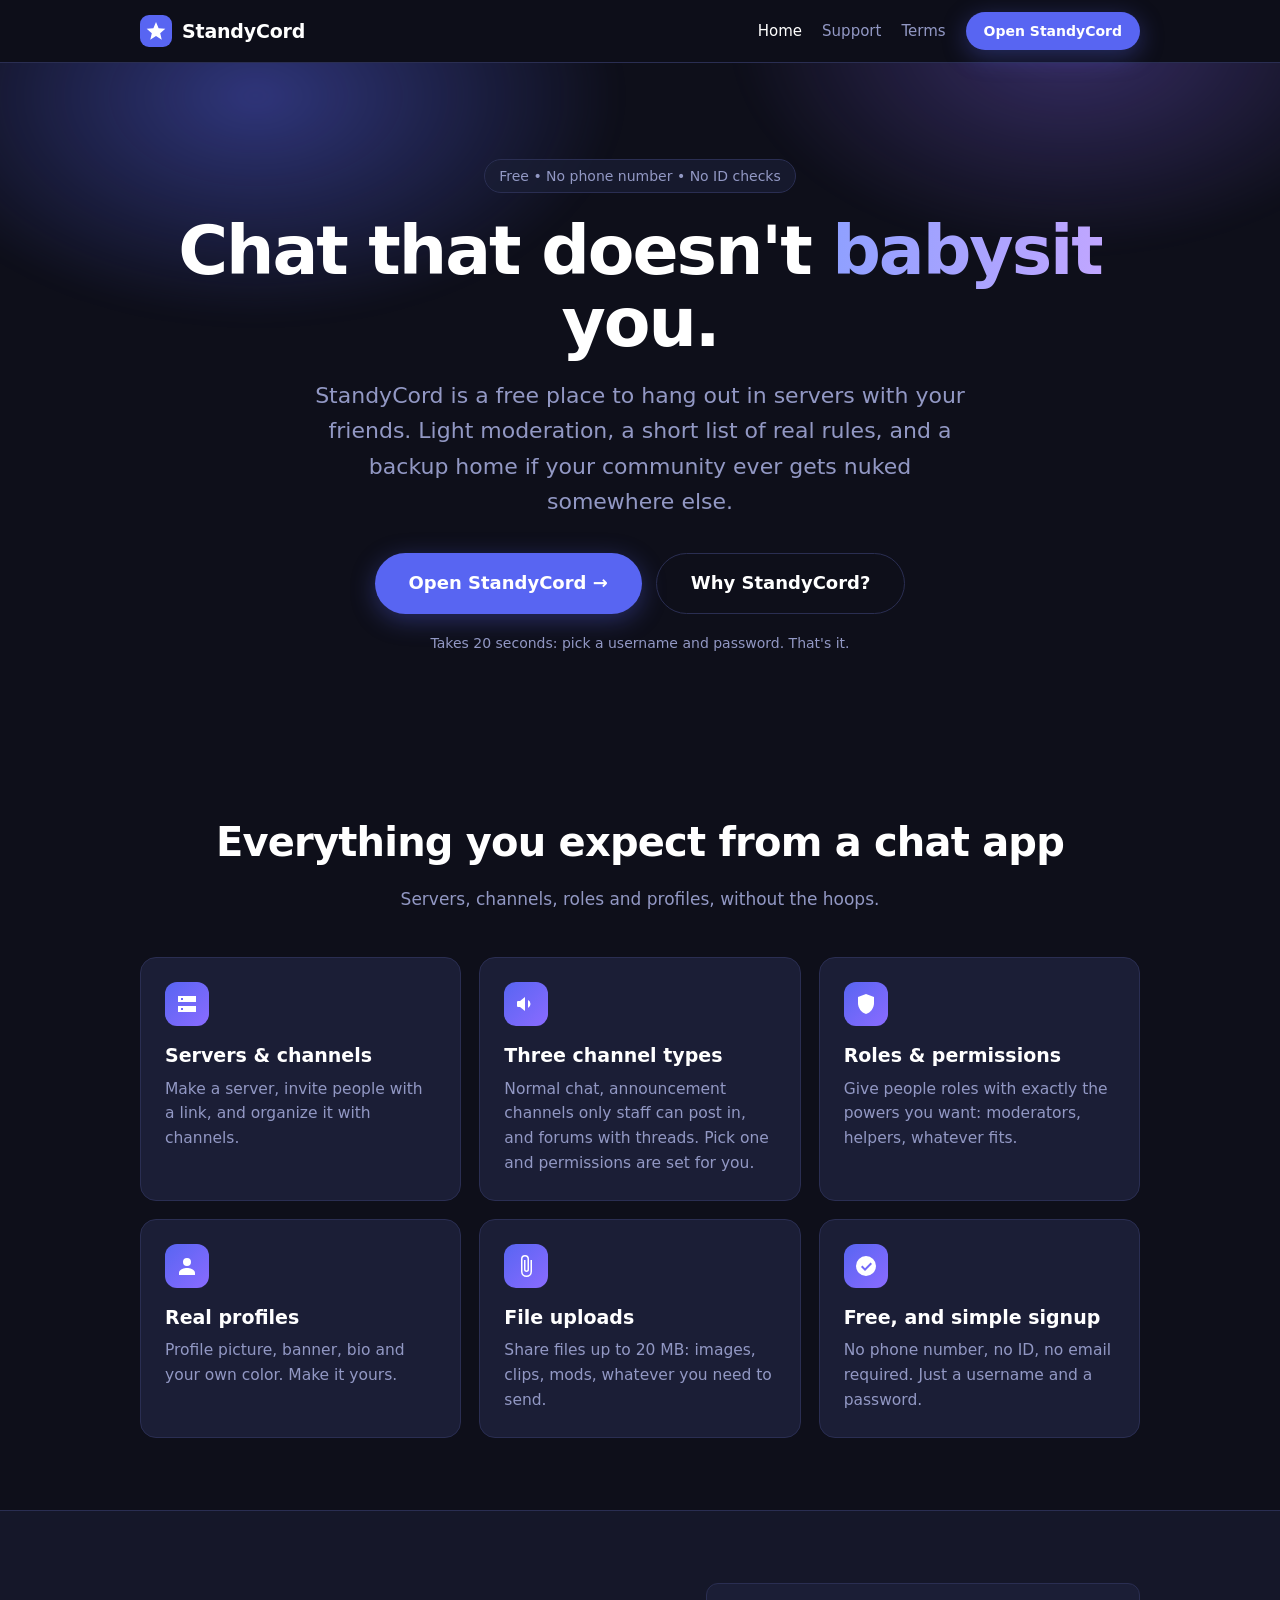
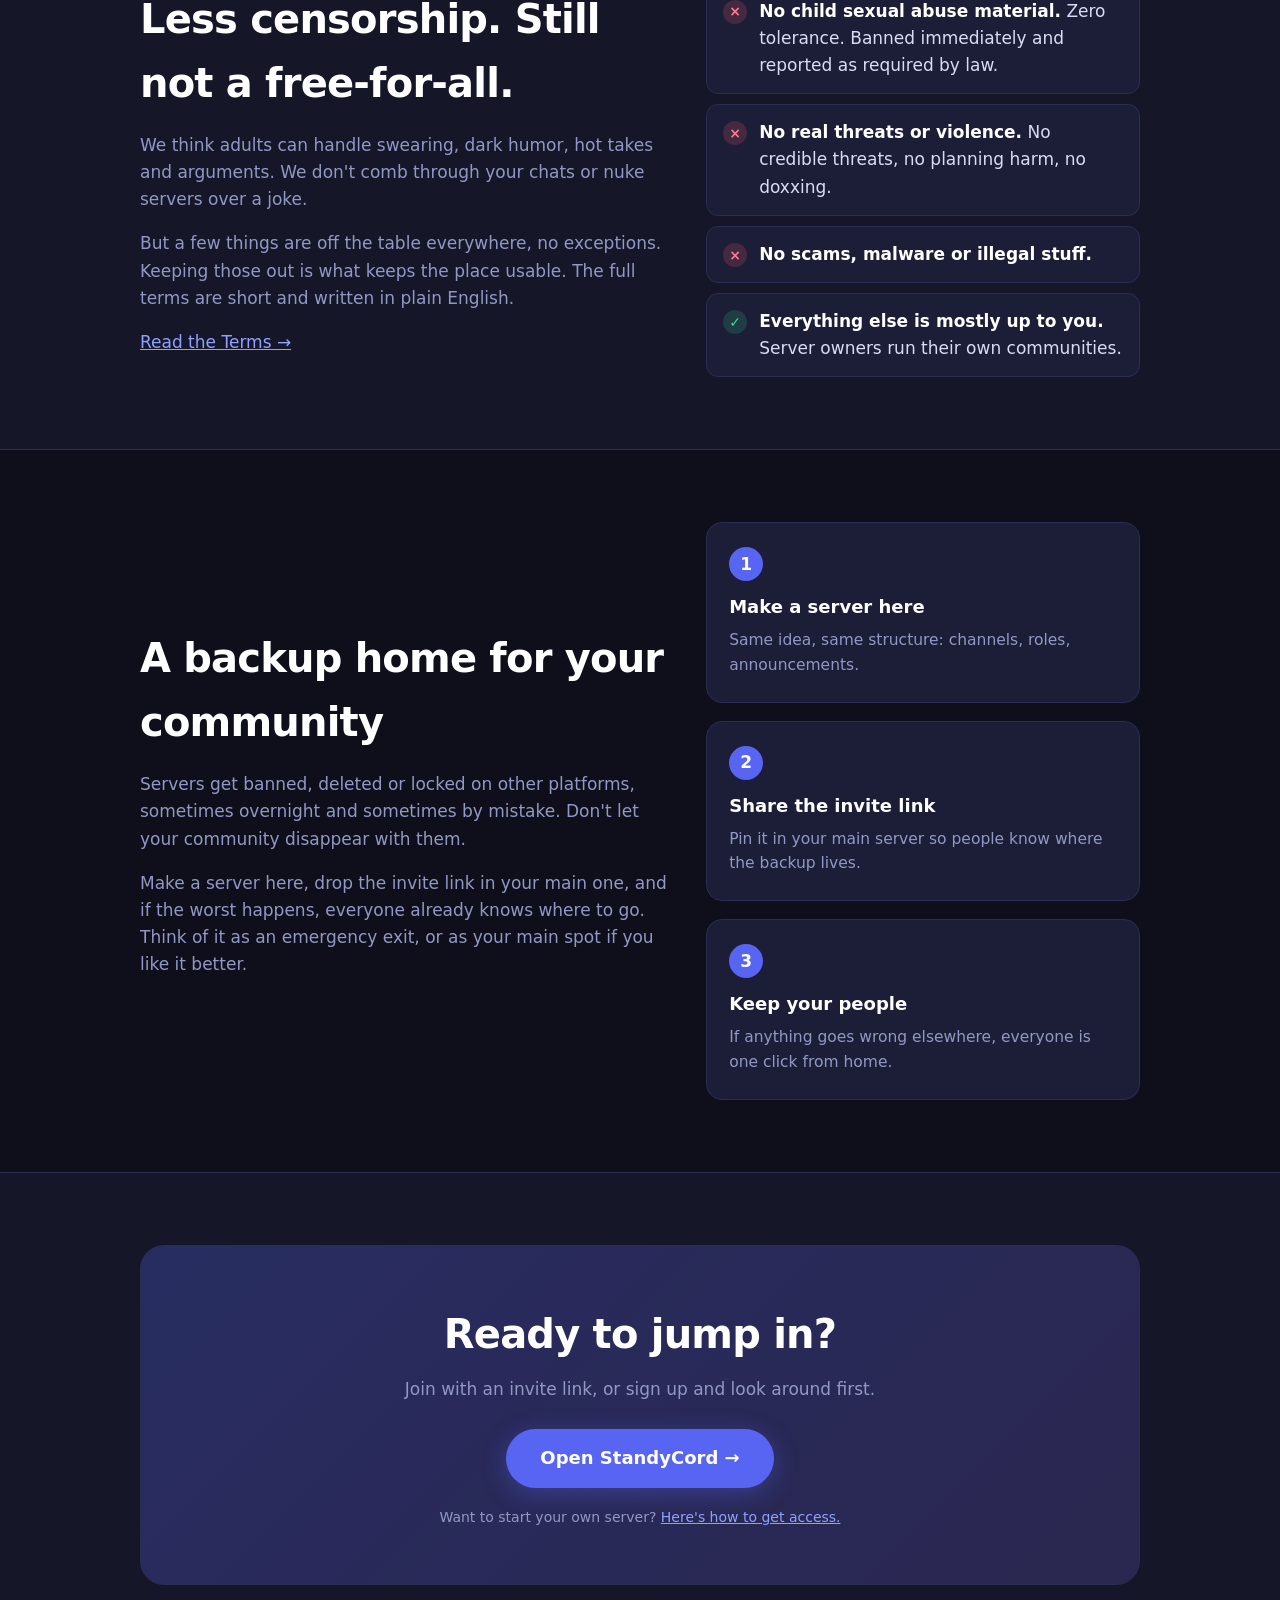
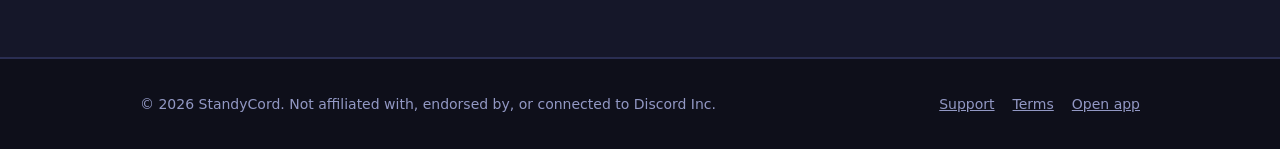
<file: index.html>
<!doctype html>
<html lang="en">
<head>
<meta charset="utf-8">
<meta name="viewport" content="width=device-width, initial-scale=1">
<title>StandyCord - chat without the babysitting</title>
<meta name="description" content="StandyCord is a free chat platform with servers, channels, forums and profiles. Light moderation, real rules, and a backup home for your community.">
<meta property="og:title" content="StandyCord - chat without the babysitting"><meta property="og:description" content="StandyCord is a free chat platform with servers, channels, forums and profiles. Light moderation, real rules, and a backup home for your community."><meta name="theme-color" content="#0e0f1a">
<link rel="icon" href="data:image/svg+xml,%3Csvg xmlns='http://www.w3.org/2000/svg' viewBox='0 0 64 64'%3E%3Crect width='64' height='64' rx='18' fill='%235865f2'/%3E%3Cpath d='M32 14l5.2 12.4 13.4 1.1-10.2 8.8 3.1 13.1L32 42l-11.5 7.4 3.1-13.1-10.2-8.8 13.4-1.1z' fill='%23fff'/%3E%3C/svg%3E">
<link rel="stylesheet" href="/style.css">
</head>
<body>
<nav><div class="wrap">
  <a class="logo" href="/"><svg viewBox="0 0 64 64"><rect width="64" height="64" rx="18" fill="#5865f2"/><path d="m32 14 5.2 12.4 13.4 1.1-10.2 8.8 3.1 13.1L32 42l-11.5 7.4 3.1-13.1-10.2-8.8 13.4-1.1z" fill="#fff"/></svg> StandyCord</a><span class="sp"></span>
  <a class="l h on" href="/">Home</a><a class="l h " href="/support">Support</a><a class="l h " href="/terms">Terms</a>
  <a class="btn sm" data-app href="https://standycord.vercel.app">Open StandyCord</a>
</div></nav>
<header class="hero"><div class="wrap">
  <span class="pill">Free &bull; No phone number &bull; No ID checks</span>
  <h1>Chat that doesn't <em>babysit</em> you.</h1>
  <p class="lead">StandyCord is a free place to hang out in servers with your friends. Light moderation, a short list of real rules, and a backup home if your community ever gets nuked somewhere else.</p>
  <div class="cta"><a class="btn big" data-app href="https://standycord.vercel.app">Open StandyCord &rarr;</a><a class="btn big ghost" href="#why">Why StandyCord?</a></div>
  <div class="note">Takes 20 seconds: pick a username and password. That's it.</div>
</div></header>

<section id="why"><div class="wrap">
  <h2 class="reveal">Everything you expect from a chat app</h2>
  <p class="sub reveal">Servers, channels, roles and profiles, without the hoops.</p>
  <div class="grid">
    <div class="card reveal"><div class="ic"><svg viewBox="0 0 24 24"><path d="M3 4h18v6H3zm0 10h18v6H3zM6 6v2h2V6zm0 10v2h2v-2z"/></svg></div><h3>Servers &amp; channels</h3><p>Make a server, invite people with a link, and organize it with channels.</p></div>
    <div class="card reveal"><div class="ic"><svg viewBox="0 0 24 24"><path d="M3 10v4a1 1 0 0 0 1 1h2l5 4V5L6 9H4a1 1 0 0 0-1 1zm13.5 2A4.5 4.5 0 0 0 14 8v8a4.5 4.5 0 0 0 2.5-4z"/></svg></div><h3>Three channel types</h3><p>Normal chat, announcement channels only staff can post in, and forums with threads. Pick one and permissions are set for you.</p></div>
    <div class="card reveal"><div class="ic"><svg viewBox="0 0 24 24"><path d="M12 2 4 5v6c0 5 3.4 9.7 8 11 4.6-1.3 8-6 8-11V5z"/></svg></div><h3>Roles &amp; permissions</h3><p>Give people roles with exactly the powers you want: moderators, helpers, whatever fits.</p></div>
    <div class="card reveal"><div class="ic"><svg viewBox="0 0 24 24"><path d="M12 12a4 4 0 1 0-4-4 4 4 0 0 0 4 4zm0 2c-3.3 0-8 1.7-8 5v2h16v-2c0-3.3-4.7-5-8-5z"/></svg></div><h3>Real profiles</h3><p>Profile picture, banner, bio and your own color. Make it yours.</p></div>
    <div class="card reveal"><div class="ic"><svg viewBox="0 0 24 24"><path d="M16.5 6v11.5a4 4 0 0 1-8 0V5a2.5 2.5 0 0 1 5 0v10.5a1 1 0 0 1-2 0V6H10v9.5a2.5 2.5 0 0 0 5 0V5a4 4 0 0 0-8 0v12.5a5.5 5.5 0 0 0 11 0V6z"/></svg></div><h3>File uploads</h3><p>Share files up to 20 MB: images, clips, mods, whatever you need to send.</p></div>
    <div class="card reveal"><div class="ic"><svg viewBox="0 0 24 24"><path d="M12 2a10 10 0 1 0 0 20 10 10 0 0 0 0-20zm-1 15-4-4 1.4-1.4L11 14.2l5.6-5.6L18 10z"/></svg></div><h3>Free, and simple signup</h3><p>No phone number, no ID, no email required. Just a username and a password.</p></div>
  </div>
</div></section>

<section class="alt"><div class="wrap two">
  <div class="reveal">
    <h2>Less censorship. Still not a free-for-all.</h2>
    <p>We think adults can handle swearing, dark humor, hot takes and arguments. We don't comb through your chats or nuke servers over a joke.</p>
    <p>But a few things are off the table everywhere, no exceptions. Keeping those out is what keeps the place usable. The full terms are short and written in plain English.</p>
    <p><a href="/terms">Read the Terms &rarr;</a></p>
  </div>
  <ul class="rules reveal">
    <li><span class="x">&times;</span><div><b>No child sexual abuse material.</b> Zero tolerance. Banned immediately and reported as required by law.</div></li>
    <li><span class="x">&times;</span><div><b>No real threats or violence.</b> No credible threats, no planning harm, no doxxing.</div></li>
    <li><span class="x">&times;</span><div><b>No scams, malware or illegal stuff.</b></div></li>
    <li><span class="ok">&check;</span><div><b>Everything else is mostly up to you.</b> Server owners run their own communities.</div></li>
  </ul>
</div></section>

<section><div class="wrap two">
  <div class="reveal">
    <h2>A backup home for your community</h2>
    <p>Servers get banned, deleted or locked on other platforms, sometimes overnight and sometimes by mistake. Don't let your community disappear with them.</p>
    <p>Make a server here, drop the invite link in your main one, and if the worst happens, everyone already knows where to go. Think of it as an emergency exit, or as your main spot if you like it better.</p>
  </div>
  <div class="steps reveal" style="grid-template-columns:1fr">
    <div class="step"><h3>Make a server here</h3><p>Same idea, same structure: channels, roles, announcements.</p></div>
    <div class="step"><h3>Share the invite link</h3><p>Pin it in your main server so people know where the backup lives.</p></div>
    <div class="step"><h3>Keep your people</h3><p>If anything goes wrong elsewhere, everyone is one click from home.</p></div>
  </div>
</div></section>

<section class="alt final"><div class="wrap"><div class="box reveal">
  <h2>Ready to jump in?</h2>
  <p class="sub" style="margin-bottom:26px">Join with an invite link, or sign up and look around first.</p>
  <a class="btn big" data-app href="https://standycord.vercel.app">Open StandyCord &rarr;</a>
  <div class="note">Want to start your own server? <a href="/support#servers">Here's how to get access.</a></div>
</div></div></section>
<footer><div class="wrap">
  <div>&copy; <span id="yr">2026</span> StandyCord. Not affiliated with, endorsed by, or connected to Discord Inc.</div>
  <div class="links"><a href="/support">Support</a><a href="/terms">Terms</a><a data-app href="https://standycord.vercel.app">Open app</a></div>
</div></footer>
<script src="/site.js"></script>
</body>
</html>
</file>
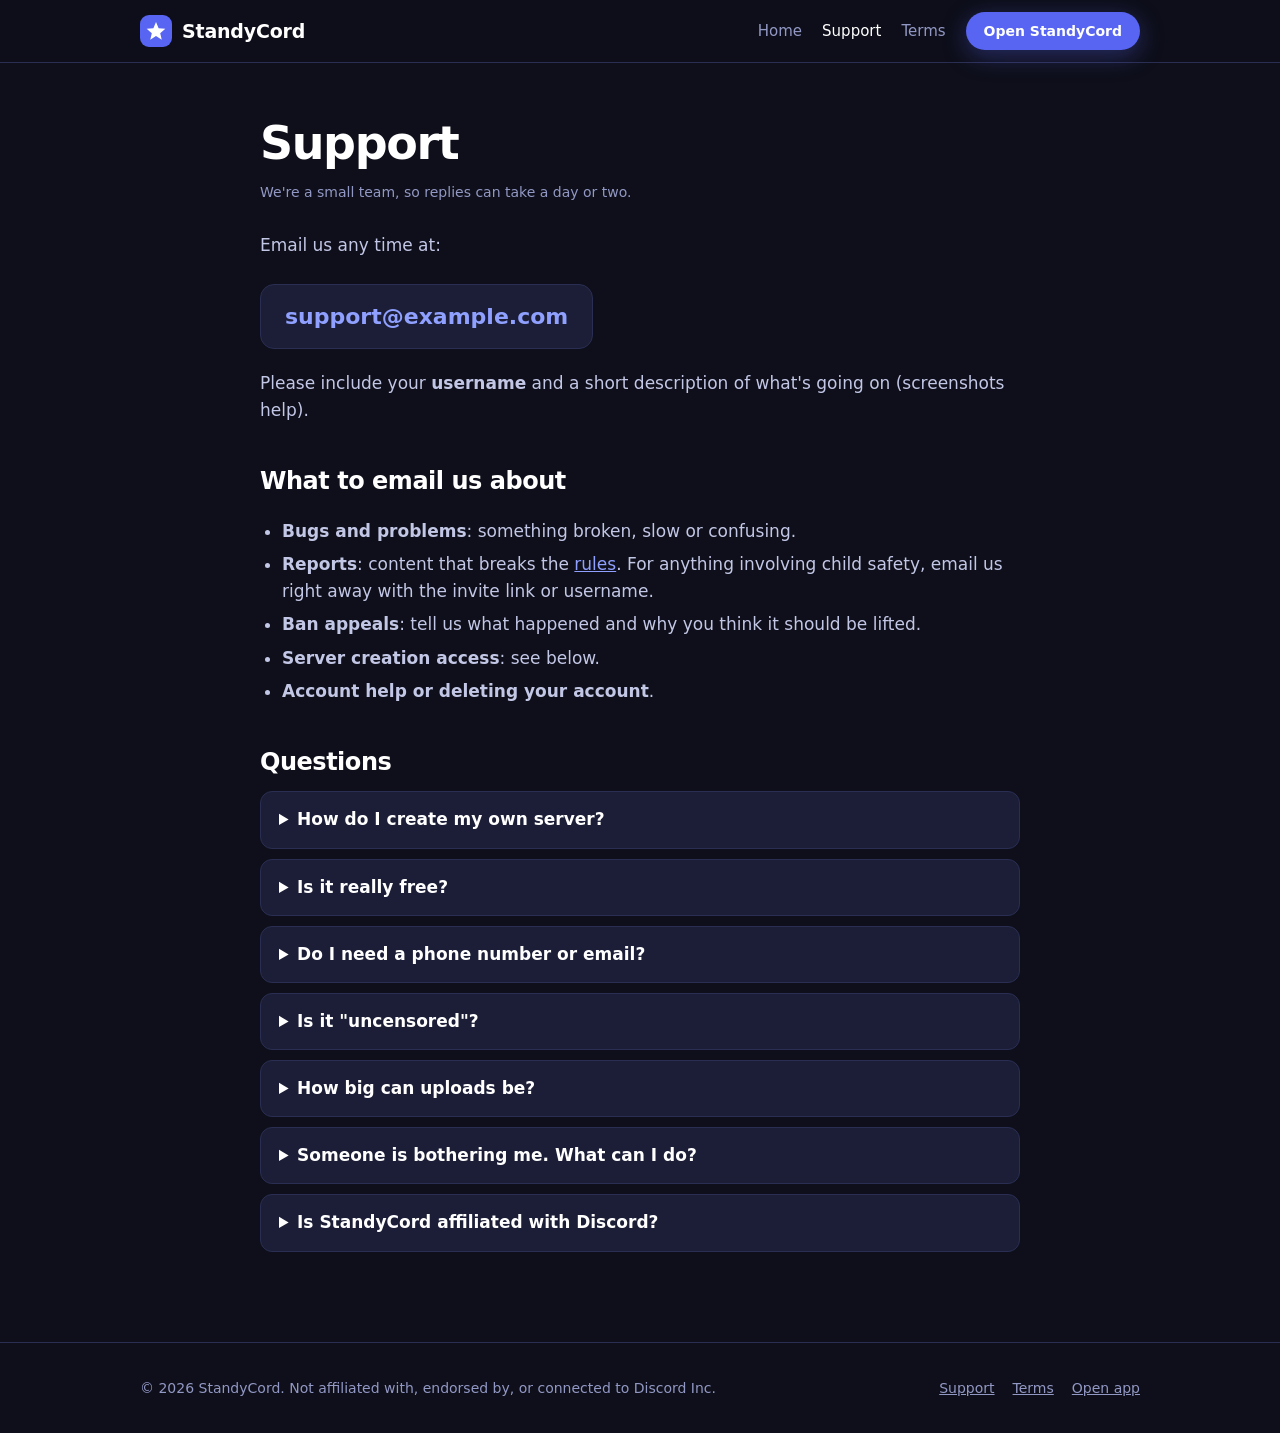
<file: support.html>
<!doctype html>
<html lang="en">
<head>
<meta charset="utf-8">
<meta name="viewport" content="width=device-width, initial-scale=1">
<title>Support - StandyCord</title>
<meta name="description" content="Get help with StandyCord, report a problem, or ask for permission to create servers.">
<meta property="og:title" content="Support - StandyCord"><meta property="og:description" content="Get help with StandyCord, report a problem, or ask for permission to create servers."><meta name="theme-color" content="#0e0f1a">
<link rel="icon" href="data:image/svg+xml,%3Csvg xmlns='http://www.w3.org/2000/svg' viewBox='0 0 64 64'%3E%3Crect width='64' height='64' rx='18' fill='%235865f2'/%3E%3Cpath d='M32 14l5.2 12.4 13.4 1.1-10.2 8.8 3.1 13.1L32 42l-11.5 7.4 3.1-13.1-10.2-8.8 13.4-1.1z' fill='%23fff'/%3E%3C/svg%3E">
<link rel="stylesheet" href="/style.css">
</head>
<body>
<nav><div class="wrap">
  <a class="logo" href="/"><svg viewBox="0 0 64 64"><rect width="64" height="64" rx="18" fill="#5865f2"/><path d="m32 14 5.2 12.4 13.4 1.1-10.2 8.8 3.1 13.1L32 42l-11.5 7.4 3.1-13.1-10.2-8.8 13.4-1.1z" fill="#fff"/></svg> StandyCord</a><span class="sp"></span>
  <a class="l h " href="/">Home</a><a class="l h on" href="/support">Support</a><a class="l h " href="/terms">Terms</a>
  <a class="btn sm" data-app href="https://standycord.vercel.app">Open StandyCord</a>
</div></nav>
<main class="wrap doc">
  <h1>Support</h1>
  <p class="meta">We're a small team, so replies can take a day or two.</p>
  <p>Email us any time at:</p>
  <a class="mail" data-email href="mailto:support@example.com">support@example.com</a>
  <p>Please include your <b>username</b> and a short description of what's going on (screenshots help).</p>

  <h2>What to email us about</h2>
  <ul>
    <li><b>Bugs and problems</b>: something broken, slow or confusing.</li>
    <li><b>Reports</b>: content that breaks the <a href="/terms">rules</a>. For anything involving child safety, email us right away with the invite link or username.</li>
    <li><b>Ban appeals</b>: tell us what happened and why you think it should be lifted.</li>
    <li><b>Server creation access</b>: see below.</li>
    <li><b>Account help or deleting your account</b>.</li>
  </ul>

  <h2>Questions</h2>
  <div class="faq">
    <details id="servers"><summary>How do I create my own server?</summary><p>New accounts can join servers right away, but creating one needs approval from a site admin. Make an account, then email us your username and a line about what the server is for, and we'll switch it on.</p></details>
    <details><summary>Is it really free?</summary><p>Yes. There are no paid tiers.</p></details>
    <details><summary>Do I need a phone number or email?</summary><p>No. You sign up with just a username and a password. That also means we can't reset a forgotten password by email, so keep it somewhere safe.</p></details>
    <details><summary>Is it "uncensored"?</summary><p>We moderate lightly, not never. Normal arguments, swearing and dark humor are fine. A short list of things is banned everywhere (see the <a href="/terms">Terms</a>).</p></details>
    <details><summary>How big can uploads be?</summary><p>Up to 20 MB per file, 5 files per message.</p></details>
    <details><summary>Someone is bothering me. What can I do?</summary><p>Tell the server's moderators or owner first; they can kick or ban people from their server. If it's serious or they can't help, email us.</p></details>
    <details><summary>Is StandyCord affiliated with Discord?</summary><p>No. StandyCord is an independent project with no connection to Discord Inc.</p></details>
  </div>
</main>
<footer><div class="wrap">
  <div>&copy; <span id="yr">2026</span> StandyCord. Not affiliated with, endorsed by, or connected to Discord Inc.</div>
  <div class="links"><a href="/support">Support</a><a href="/terms">Terms</a><a data-app href="https://standycord.vercel.app">Open app</a></div>
</div></footer>
<script src="/site.js"></script>
</body>
</html>
</file>
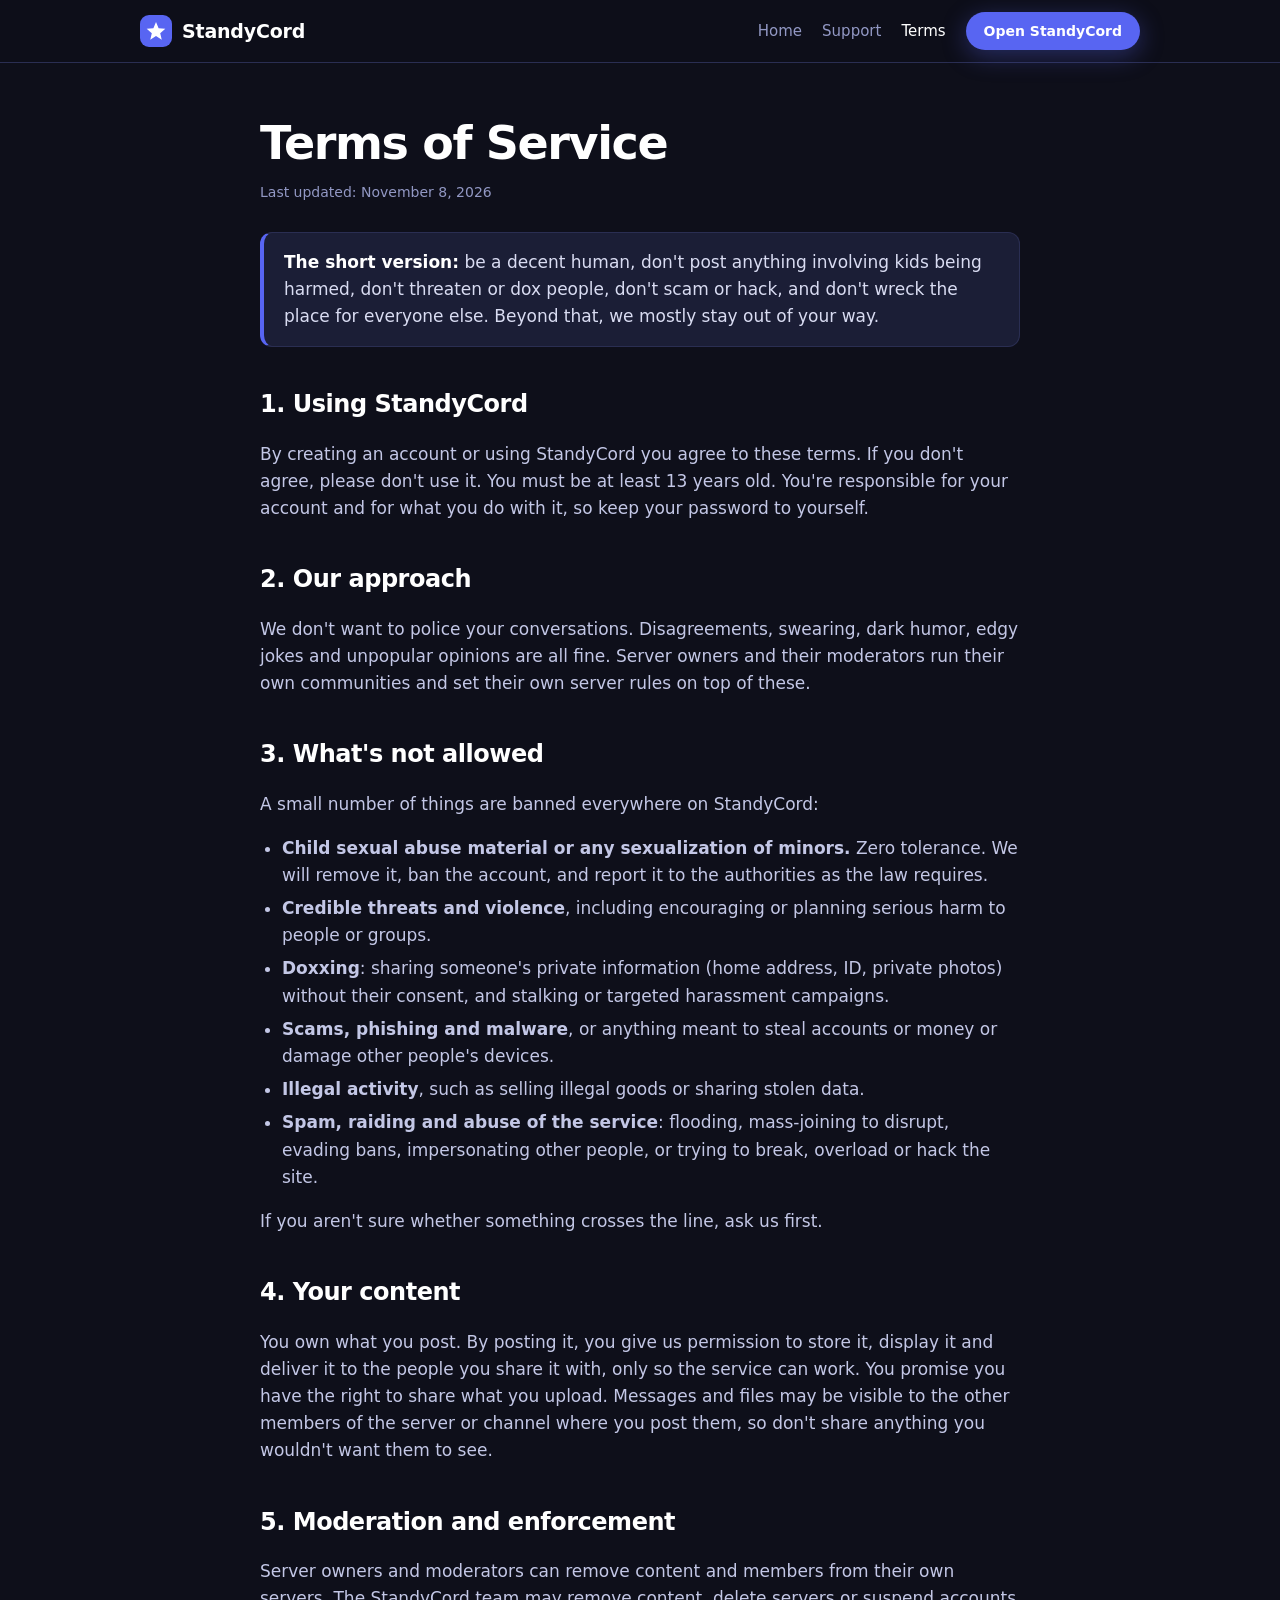
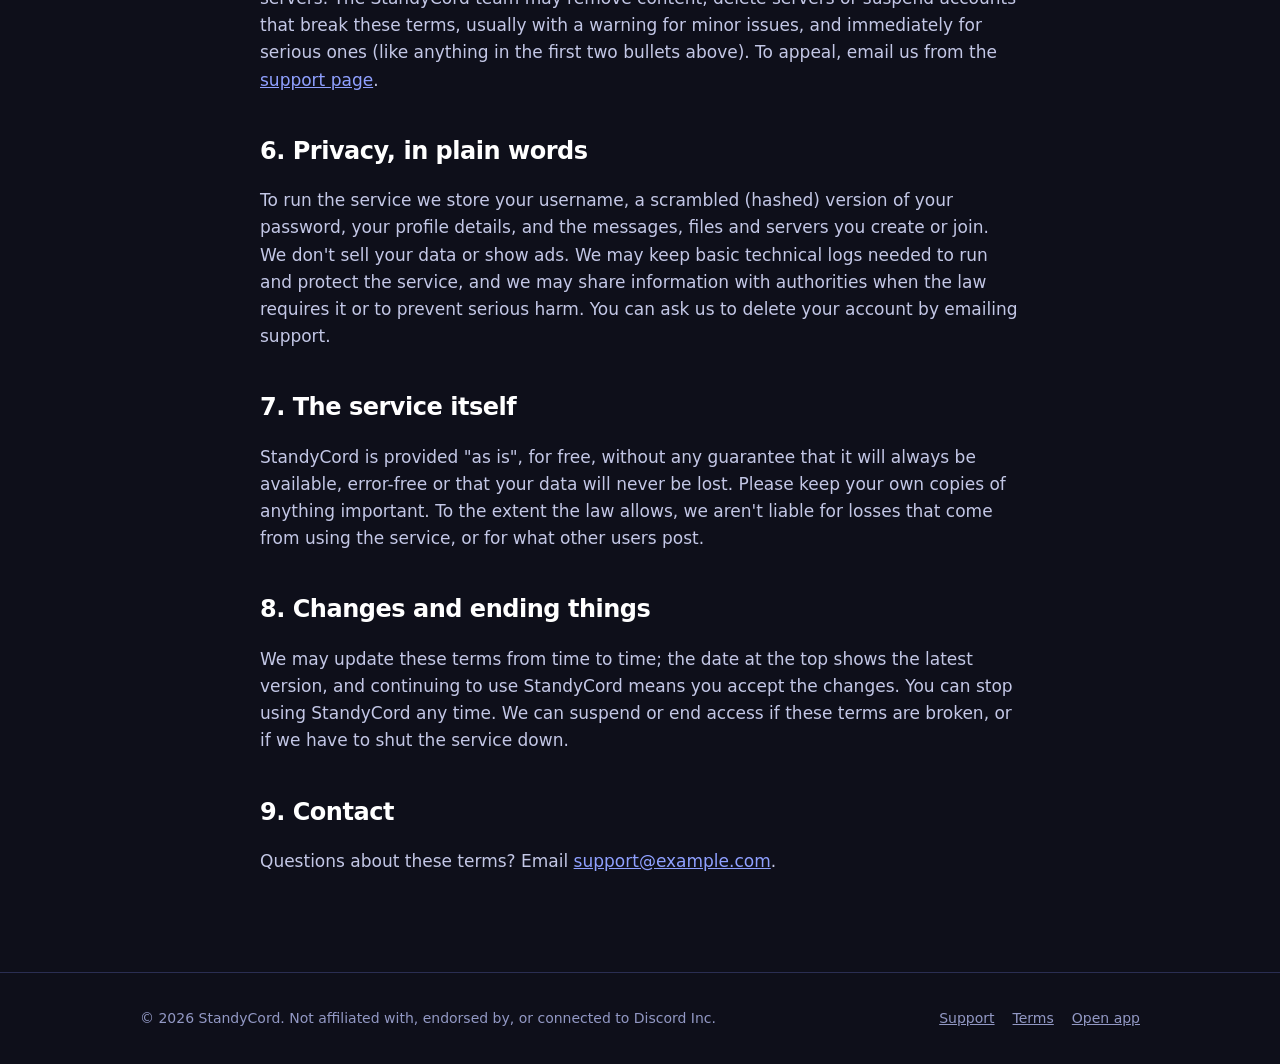
<file: terms.html>
<!doctype html>
<html lang="en">
<head>
<meta charset="utf-8">
<meta name="viewport" content="width=device-width, initial-scale=1">
<title>Terms - StandyCord</title>
<meta name="description" content="The StandyCord terms of service, written in plain English.">
<meta property="og:title" content="Terms - StandyCord"><meta property="og:description" content="The StandyCord terms of service, written in plain English."><meta name="theme-color" content="#0e0f1a">
<link rel="icon" href="data:image/svg+xml,%3Csvg xmlns='http://www.w3.org/2000/svg' viewBox='0 0 64 64'%3E%3Crect width='64' height='64' rx='18' fill='%235865f2'/%3E%3Cpath d='M32 14l5.2 12.4 13.4 1.1-10.2 8.8 3.1 13.1L32 42l-11.5 7.4 3.1-13.1-10.2-8.8 13.4-1.1z' fill='%23fff'/%3E%3C/svg%3E">
<link rel="stylesheet" href="/style.css">
</head>
<body>
<nav><div class="wrap">
  <a class="logo" href="/"><svg viewBox="0 0 64 64"><rect width="64" height="64" rx="18" fill="#5865f2"/><path d="m32 14 5.2 12.4 13.4 1.1-10.2 8.8 3.1 13.1L32 42l-11.5 7.4 3.1-13.1-10.2-8.8 13.4-1.1z" fill="#fff"/></svg> StandyCord</a><span class="sp"></span>
  <a class="l h " href="/">Home</a><a class="l h " href="/support">Support</a><a class="l h on" href="/terms">Terms</a>
  <a class="btn sm" data-app href="https://standycord.vercel.app">Open StandyCord</a>
</div></nav>
<main class="wrap doc">
  <h1>Terms of Service</h1>
  <p class="meta">Last updated: November 8, 2026</p>
  <div class="tldr"><b>The short version:</b> be a decent human, don't post anything involving kids being harmed, don't threaten or dox people, don't scam or hack, and don't wreck the place for everyone else. Beyond that, we mostly stay out of your way.</div>

  <h2>1. Using StandyCord</h2>
  <p>By creating an account or using StandyCord you agree to these terms. If you don't agree, please don't use it. You must be at least 13 years old. You're responsible for your account and for what you do with it, so keep your password to yourself.</p>

  <h2>2. Our approach</h2>
  <p>We don't want to police your conversations. Disagreements, swearing, dark humor, edgy jokes and unpopular opinions are all fine. Server owners and their moderators run their own communities and set their own server rules on top of these.</p>

  <h2>3. What's not allowed</h2>
  <p>A small number of things are banned everywhere on StandyCord:</p>
  <ul>
    <li><b>Child sexual abuse material or any sexualization of minors.</b> Zero tolerance. We will remove it, ban the account, and report it to the authorities as the law requires.</li>
    <li><b>Credible threats and violence</b>, including encouraging or planning serious harm to people or groups.</li>
    <li><b>Doxxing</b>: sharing someone's private information (home address, ID, private photos) without their consent, and stalking or targeted harassment campaigns.</li>
    <li><b>Scams, phishing and malware</b>, or anything meant to steal accounts or money or damage other people's devices.</li>
    <li><b>Illegal activity</b>, such as selling illegal goods or sharing stolen data.</li>
    <li><b>Spam, raiding and abuse of the service</b>: flooding, mass-joining to disrupt, evading bans, impersonating other people, or trying to break, overload or hack the site.</li>
  </ul>
  <p>If you aren't sure whether something crosses the line, ask us first.</p>

  <h2>4. Your content</h2>
  <p>You own what you post. By posting it, you give us permission to store it, display it and deliver it to the people you share it with, only so the service can work. You promise you have the right to share what you upload. Messages and files may be visible to the other members of the server or channel where you post them, so don't share anything you wouldn't want them to see.</p>

  <h2>5. Moderation and enforcement</h2>
  <p>Server owners and moderators can remove content and members from their own servers. The StandyCord team may remove content, delete servers or suspend accounts that break these terms, usually with a warning for minor issues, and immediately for serious ones (like anything in the first two bullets above). To appeal, email us from the <a href="/support">support page</a>.</p>

  <h2>6. Privacy, in plain words</h2>
  <p>To run the service we store your username, a scrambled (hashed) version of your password, your profile details, and the messages, files and servers you create or join. We don't sell your data or show ads. We may keep basic technical logs needed to run and protect the service, and we may share information with authorities when the law requires it or to prevent serious harm. You can ask us to delete your account by emailing support.</p>

  <h2>7. The service itself</h2>
  <p>StandyCord is provided "as is", for free, without any guarantee that it will always be available, error-free or that your data will never be lost. Please keep your own copies of anything important. To the extent the law allows, we aren't liable for losses that come from using the service, or for what other users post.</p>

  <h2>8. Changes and ending things</h2>
  <p>We may update these terms from time to time; the date at the top shows the latest version, and continuing to use StandyCord means you accept the changes. You can stop using StandyCord any time. We can suspend or end access if these terms are broken, or if we have to shut the service down.</p>

  <h2>9. Contact</h2>
  <p>Questions about these terms? Email <a data-email href="mailto:support@example.com">support@example.com</a>.</p>
</main>
<footer><div class="wrap">
  <div>&copy; <span id="yr">2026</span> StandyCord. Not affiliated with, endorsed by, or connected to Discord Inc.</div>
  <div class="links"><a href="/support">Support</a><a href="/terms">Terms</a><a data-app href="https://standycord.vercel.app">Open app</a></div>
</div></footer>
<script src="/site.js"></script>
</body>
</html>
</file>
<file: style.css>
:root{--bg:#0e0f1a;--bg2:#151729;--card:#1b1e36;--line:#2a2e52;--text:#d9dcf2;--mute:#9298c4;--bright:#fff;--brand:#5865f2;--brand2:#8a6bff;--green:#3ddc97}
*{box-sizing:border-box}
html{scroll-behavior:smooth}
body{margin:0;background:var(--bg);color:var(--text);font:17px/1.6 system-ui,-apple-system,"Segoe UI",Roboto,Helvetica,Arial,sans-serif;-webkit-font-smoothing:antialiased;overflow-x:hidden}
a{color:#8fa0ff}a:hover{color:#fff}
.wrap{max-width:1040px;margin:0 auto;padding:0 20px}
svg{display:block}
/* nav */
nav{position:sticky;top:0;z-index:20;background:rgba(14,15,26,.82);backdrop-filter:blur(10px);border-bottom:1px solid var(--line)}
nav .wrap{display:flex;align-items:center;gap:20px;height:62px}
.logo{display:flex;align-items:center;gap:10px;font-weight:800;color:var(--bright);text-decoration:none;font-size:19px;letter-spacing:-.01em}
.logo svg{width:32px;height:32px}
nav .sp{flex:1}
nav a.l{color:var(--mute);text-decoration:none;font-size:15px}nav a.l:hover,nav a.l.on{color:#fff}
.btn{display:inline-flex;align-items:center;gap:8px;background:var(--brand);color:#fff!important;text-decoration:none;border-radius:999px;padding:11px 24px;font-weight:700;font-size:16px;transition:transform .15s,background .15s,box-shadow .15s;box-shadow:0 6px 24px rgba(88,101,242,.35)}
.btn:hover{background:#6c78ff;transform:translateY(-2px);box-shadow:0 10px 30px rgba(88,101,242,.5)}
.btn.sm{padding:8px 18px;font-size:14px}
.btn.ghost{background:transparent;border:1px solid var(--line);box-shadow:none}.btn.ghost:hover{background:var(--card);border-color:var(--brand)}
.btn.big{padding:15px 34px;font-size:18px}
@media(max-width:640px){nav a.l.h{display:none}nav .wrap{gap:14px}}
/* hero */
.hero{position:relative;text-align:center;padding:96px 0 84px;overflow:hidden}
.hero::before{content:"";position:absolute;inset:-20% -10% auto;height:560px;background:radial-gradient(520px 320px at 25% 30%,rgba(88,101,242,.45),transparent 70%),radial-gradient(480px 300px at 78% 20%,rgba(138,107,255,.32),transparent 70%);filter:blur(10px);z-index:-1;animation:drift 14s ease-in-out infinite alternate}
@keyframes drift{to{transform:translateY(24px) scale(1.06)}}
.pill{display:inline-block;border:1px solid var(--line);background:rgba(27,30,54,.7);color:var(--mute);border-radius:999px;padding:5px 14px;font-size:14px;margin-bottom:22px}
h1{font-size:clamp(38px,7vw,68px);line-height:1.05;margin:0 0 20px;color:var(--bright);letter-spacing:-.03em}
h1 em{font-style:normal;background:linear-gradient(90deg,#8fa0ff,#c0a6ff);-webkit-background-clip:text;background-clip:text;color:transparent}
.lead{font-size:clamp(18px,2.4vw,22px);color:var(--mute);max-width:660px;margin:0 auto 34px}
.cta{display:flex;gap:14px;justify-content:center;flex-wrap:wrap}
.note{margin-top:18px;font-size:14px;color:var(--mute)}
/* sections */
section{padding:72px 0}
section.alt{background:var(--bg2);border-top:1px solid var(--line);border-bottom:1px solid var(--line)}
h2{font-size:clamp(28px,4.5vw,40px);margin:0 0 12px;color:var(--bright);letter-spacing:-.02em;text-align:center}
.sub{text-align:center;color:var(--mute);max-width:620px;margin:0 auto 44px}
.grid{display:grid;grid-template-columns:repeat(auto-fit,minmax(250px,1fr));gap:18px}
.card{background:var(--card);border:1px solid var(--line);border-radius:16px;padding:24px;transition:transform .2s,border-color .2s}
.card:hover{transform:translateY(-4px);border-color:var(--brand)}
.card .ic{width:44px;height:44px;border-radius:12px;background:linear-gradient(135deg,var(--brand),var(--brand2));display:flex;align-items:center;justify-content:center;margin-bottom:14px}
.card .ic svg{width:24px;height:24px;fill:#fff}
.card h3{margin:0 0 6px;color:var(--bright);font-size:19px}.card p{margin:0;color:var(--mute);font-size:15.5px}
.two{display:grid;grid-template-columns:1.1fr .9fr;gap:36px;align-items:center}
@media(max-width:800px){.two{grid-template-columns:1fr}}
.two h2{text-align:left}.two p{color:var(--mute)}
.rules{list-style:none;margin:0;padding:0;display:grid;gap:10px}
.rules li{display:flex;gap:12px;align-items:flex-start;background:var(--card);border:1px solid var(--line);border-radius:12px;padding:14px 16px}
.rules b{color:var(--bright)}
.x,.ok{flex:none;width:24px;height:24px;border-radius:50%;display:flex;align-items:center;justify-content:center;font-weight:800;font-size:14px;margin-top:2px}
.x{background:rgba(255,92,110,.18);color:#ff7d8c}.ok{background:rgba(61,220,151,.16);color:var(--green)}
.steps{counter-reset:s;display:grid;grid-template-columns:repeat(auto-fit,minmax(220px,1fr));gap:18px}
.step{counter-increment:s;background:var(--card);border:1px solid var(--line);border-radius:16px;padding:24px 22px;position:relative}
.step::before{content:counter(s);display:flex;width:34px;height:34px;border-radius:50%;background:var(--brand);color:#fff;font-weight:800;align-items:center;justify-content:center;margin-bottom:12px}
.step h3{margin:0 0 6px;color:var(--bright);font-size:18px}.step p{margin:0;color:var(--mute);font-size:15.5px}
.final{text-align:center}
.final .box{background:linear-gradient(135deg,rgba(88,101,242,.28),rgba(138,107,255,.18));border:1px solid var(--line);border-radius:24px;padding:56px 24px}
.final h2{margin-bottom:10px}
/* text pages */
.doc{padding:56px 0 80px;max-width:760px}
.doc h1{font-size:clamp(32px,5vw,46px);margin-bottom:8px}
.doc .meta{color:var(--mute);font-size:14px;margin-bottom:28px}
.doc h2{text-align:left;font-size:24px;margin:38px 0 10px}
.doc p,.doc li{color:#c3c7e6}
.doc ul{padding-left:22px}.doc li{margin:6px 0}
.tldr{background:var(--card);border:1px solid var(--line);border-left:4px solid var(--brand);border-radius:12px;padding:16px 20px;margin:20px 0}
.tldr b{color:var(--bright)}
.faq details{background:var(--card);border:1px solid var(--line);border-radius:12px;padding:14px 18px;margin:10px 0}
.faq summary{cursor:pointer;font-weight:700;color:var(--bright)}
.faq details[open] summary{margin-bottom:8px}
.faq p{margin:0;color:var(--mute)}
.mail{display:inline-block;font-size:22px;font-weight:700;background:var(--card);border:1px solid var(--line);border-radius:14px;padding:14px 24px;margin:8px 0 4px;text-decoration:none;word-break:break-all}
.mail:hover{border-color:var(--brand)}
/* footer */
footer{border-top:1px solid var(--line);padding:34px 0;color:var(--mute);font-size:14px}
footer .wrap{display:flex;gap:18px;flex-wrap:wrap;align-items:center;justify-content:space-between}
footer a{color:var(--mute)}footer a:hover{color:#fff}
footer .links{display:flex;gap:18px}
.reveal{opacity:0;transform:translateY(18px);transition:opacity .6s,transform .6s}.reveal.in{opacity:1;transform:none}
@media(prefers-reduced-motion:reduce){.reveal{opacity:1;transform:none;transition:none}.hero::before{animation:none}}
</file>
